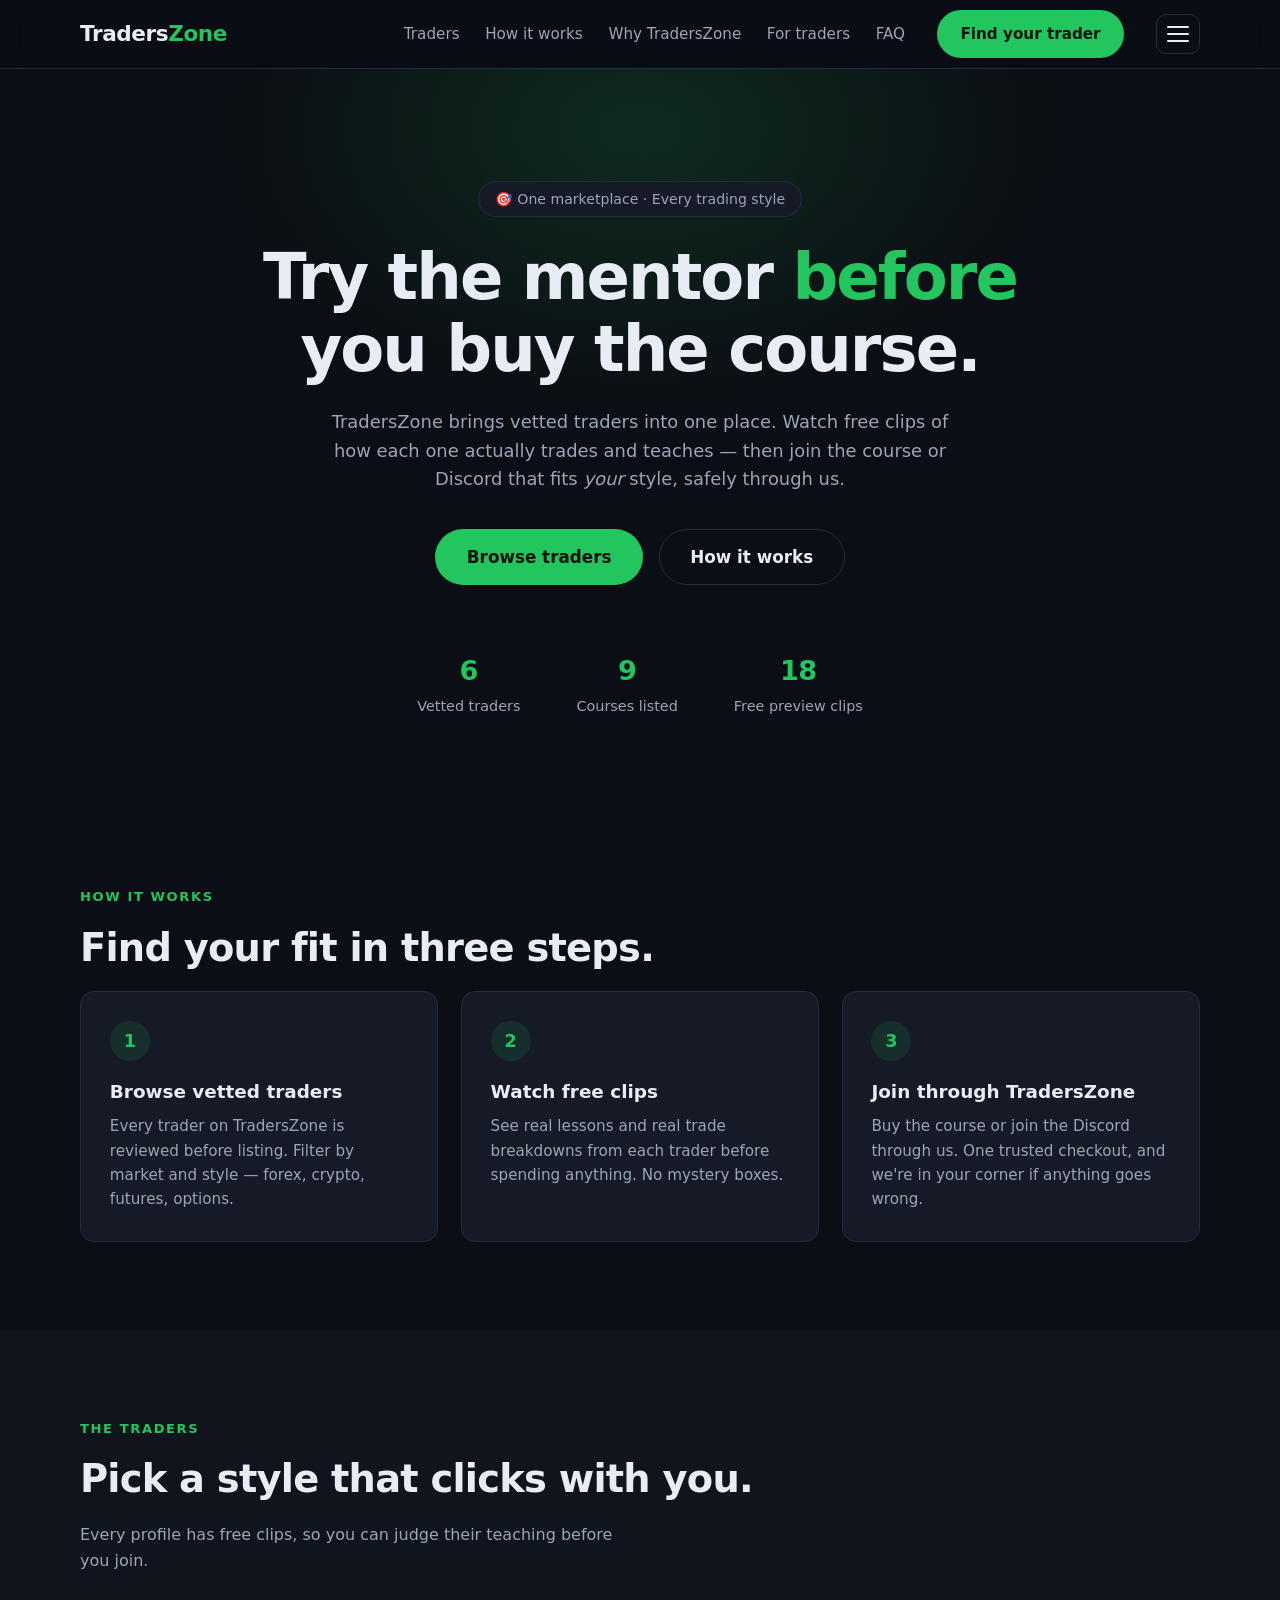
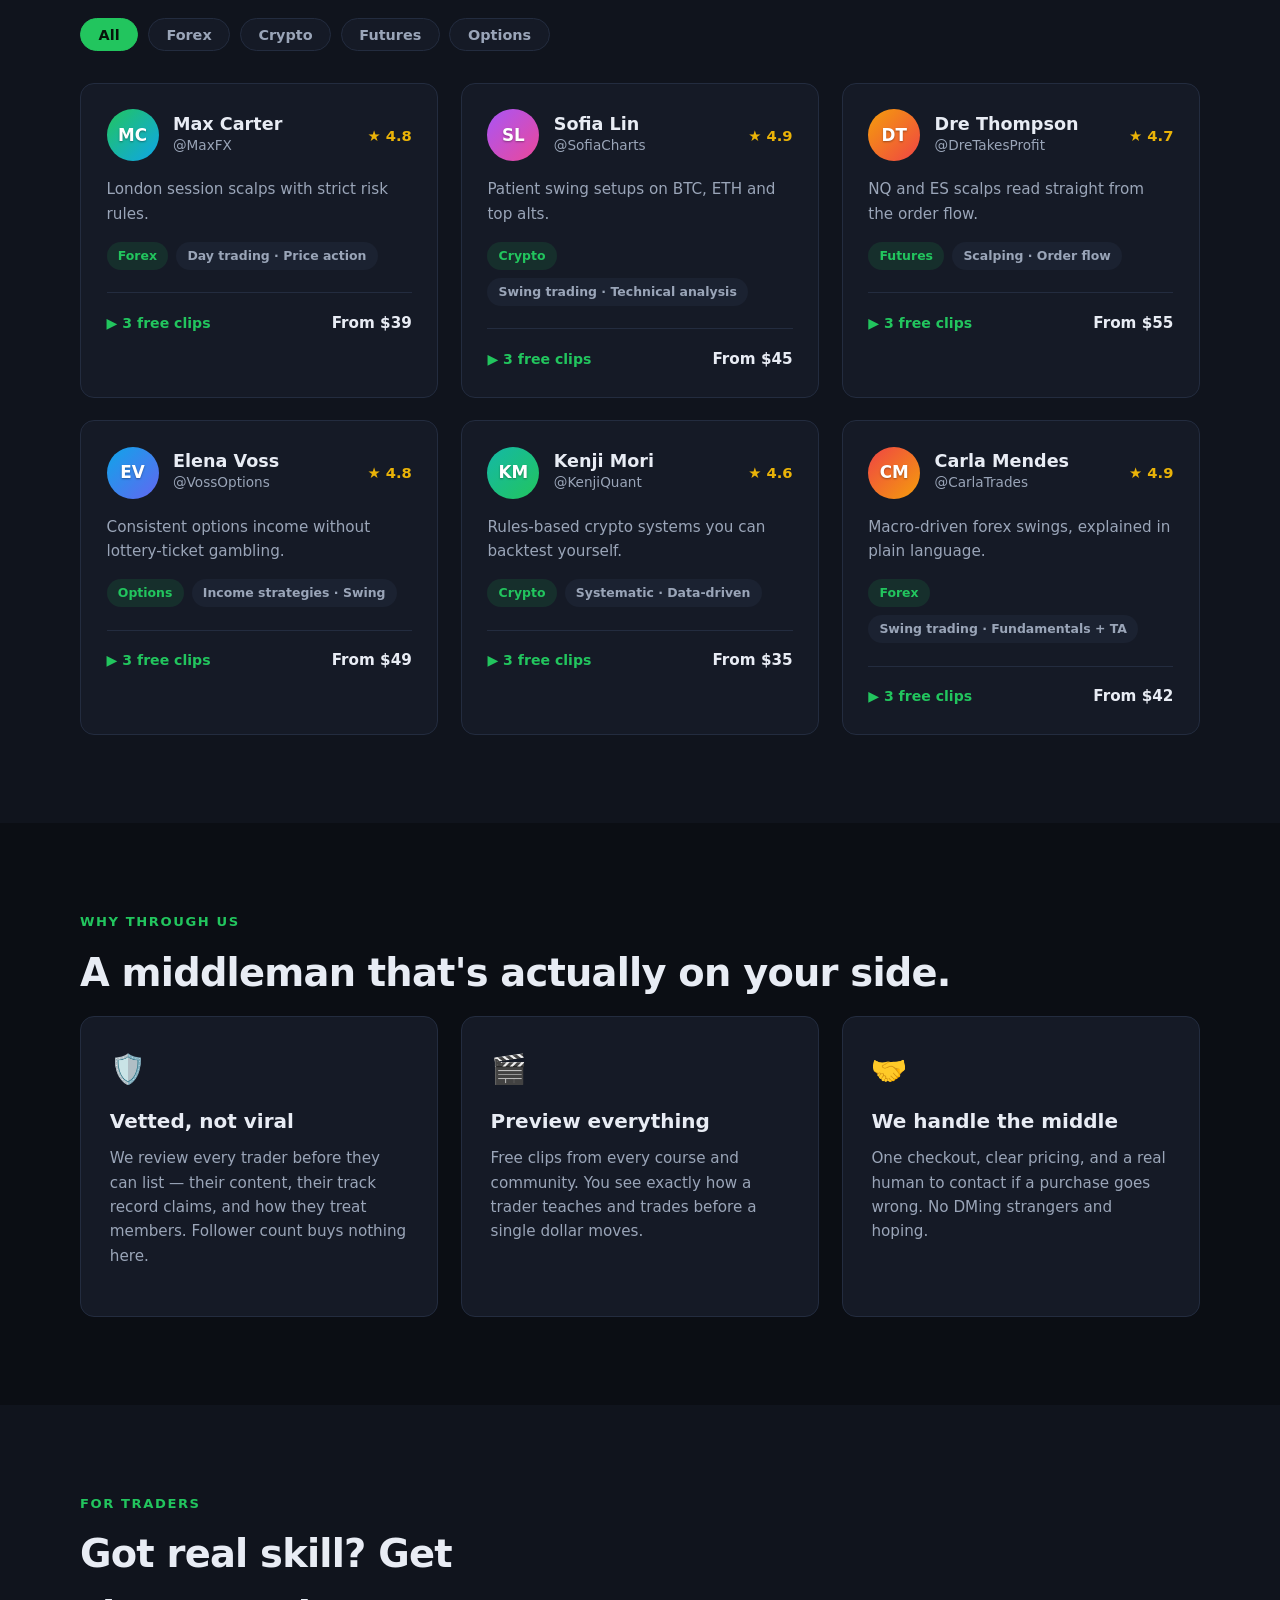
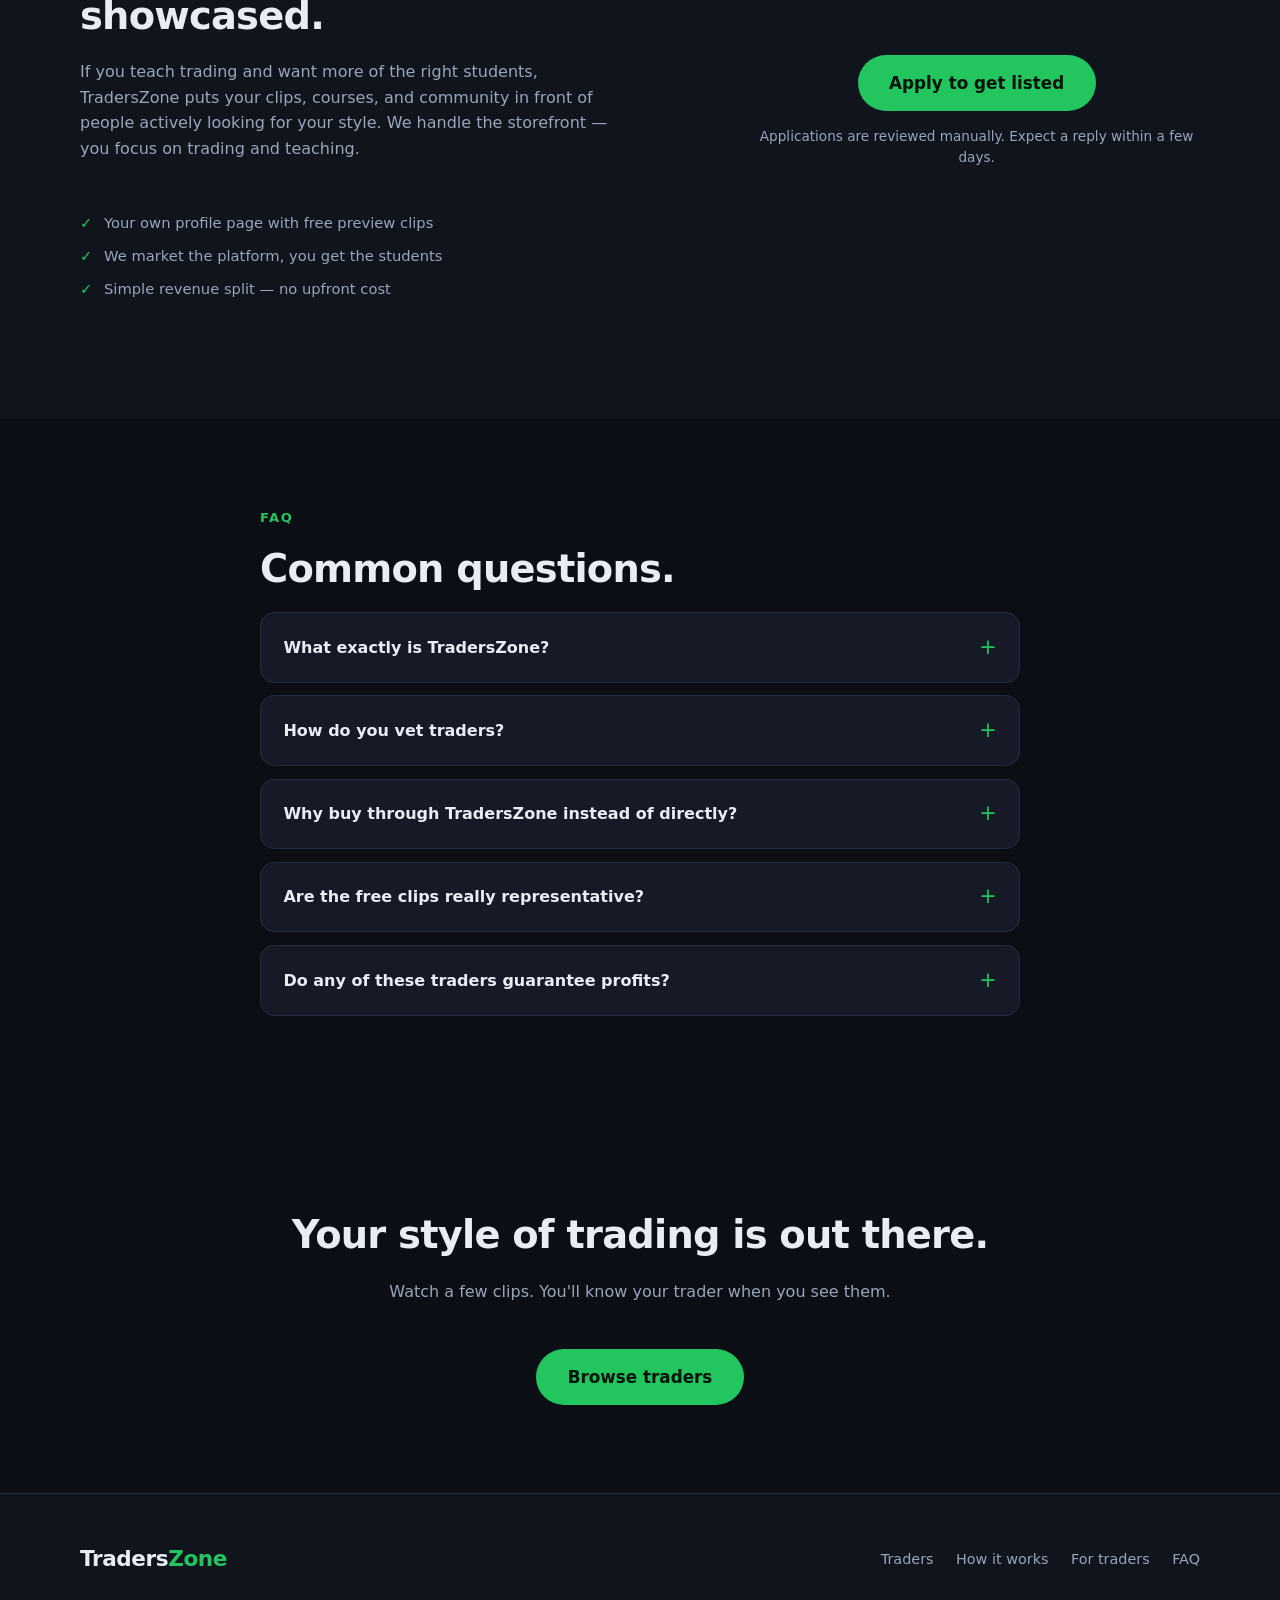
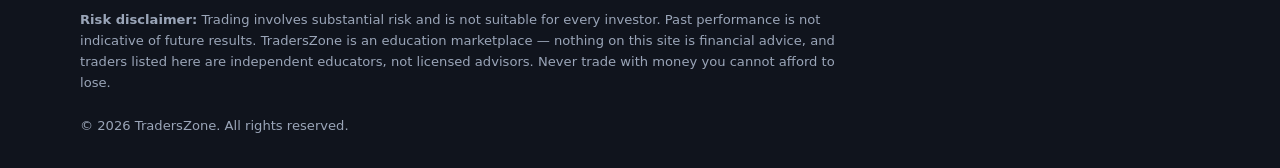
<file: asd/index.html>
<!DOCTYPE html>
<html lang="en">
<head>
  <meta charset="UTF-8" />
  <meta name="viewport" content="width=device-width, initial-scale=1.0" />
  <title>TradersZone — The Trading Education Marketplace</title>
  <meta name="description" content="Watch free clips from vetted traders, compare their styles, and join their courses and Discords — all through TradersZone." />
  <link rel="stylesheet" href="styles.css" />
</head>
<body>

  <!-- ===== Navbar ===== -->
  <header class="nav">
    <div class="container nav-inner">
      <a href="index.html" class="logo">Traders<span>Zone</span></a>
      <nav class="nav-links" id="navLinks">
        <a href="#traders">Traders</a>
        <a href="#how">How it works</a>
        <a href="#why">Why TradersZone</a>
        <a href="#apply">For traders</a>
        <a href="#faq">FAQ</a>
      </nav>
      <a href="#traders" class="btn btn-primary nav-cta">Find your trader</a>
      <div class="menu-wrap">
        <button class="menu-box" id="menuBox" aria-label="Open quick menu" aria-expanded="false">
          <span></span><span></span><span></span>
        </button>
        <div class="menu-dropdown" id="menuDropdown" hidden>
          <a href="apply.html">📝 Apply to get listed</a>
          <a href="mailto:akytrades@gmail.com?subject=TradersZone%20support">💬 Support</a>
          <a href="#faq">❓ FAQ</a>
          <a href="#traders">👥 All traders</a>
        </div>
      </div>
      <button class="nav-toggle" id="navToggle" aria-label="Open menu">
        <span></span><span></span><span></span>
      </button>
    </div>
  </header>

  <!-- ===== Hero ===== -->
  <section class="hero">
    <div class="hero-glow"></div>
    <div class="container hero-inner">
      <p class="hero-badge">🎯 One marketplace · Every trading style</p>
      <h1>Try the mentor <span class="accent">before</span><br />you buy the course.</h1>
      <p class="hero-sub">
        TradersZone brings vetted traders into one place. Watch free clips of how
        each one actually trades and teaches — then join the course or Discord
        that fits <em>your</em> style, safely through us.
      </p>
      <div class="hero-actions">
        <a href="#traders" class="btn btn-primary btn-lg">Browse traders</a>
        <a href="#how" class="btn btn-ghost btn-lg">How it works</a>
      </div>
      <div class="hero-stats">
        <div class="stat"><strong id="statTraders">—</strong><span>Vetted traders</span></div>
        <div class="stat"><strong id="statCourses">—</strong><span>Courses listed</span></div>
        <div class="stat"><strong id="statClips">—</strong><span>Free preview clips</span></div>
      </div>
    </div>
  </section>

  <!-- ===== How it works ===== -->
  <section class="section" id="how">
    <div class="container">
      <p class="section-kicker">How it works</p>
      <h2>Find your fit in three steps.</h2>
      <div class="cards-3 steps">
        <div class="step">
          <div class="step-num">1</div>
          <h3>Browse vetted traders</h3>
          <p>Every trader on TradersZone is reviewed before listing. Filter by market and style — forex, crypto, futures, options.</p>
        </div>
        <div class="step">
          <div class="step-num">2</div>
          <h3>Watch free clips</h3>
          <p>See real lessons and real trade breakdowns from each trader before spending anything. No mystery boxes.</p>
        </div>
        <div class="step">
          <div class="step-num">3</div>
          <h3>Join through TradersZone</h3>
          <p>Buy the course or join the Discord through us. One trusted checkout, and we're in your corner if anything goes wrong.</p>
        </div>
      </div>
    </div>
  </section>

  <!-- ===== Trader directory ===== -->
  <section class="section section-alt" id="traders">
    <div class="container">
      <p class="section-kicker">The traders</p>
      <h2>Pick a style that clicks with you.</h2>
      <p class="section-sub">Every profile has free clips, so you can judge their teaching before you join.</p>

      <div class="filters" id="filters">
        <button class="chip active" data-market="all">All</button>
        <button class="chip" data-market="Forex">Forex</button>
        <button class="chip" data-market="Crypto">Crypto</button>
        <button class="chip" data-market="Futures">Futures</button>
        <button class="chip" data-market="Options">Options</button>
      </div>

      <div class="trader-grid" id="traderGrid">
        <!-- Rendered by script.js from data.js -->
      </div>
    </div>
  </section>

  <!-- ===== Why TradersZone ===== -->
  <section class="section" id="why">
    <div class="container">
      <p class="section-kicker">Why through us</p>
      <h2>A middleman that's actually on your side.</h2>
      <div class="cards-3">
        <div class="card">
          <div class="why-icon">🛡️</div>
          <h3>Vetted, not viral</h3>
          <p class="card-desc">We review every trader before they can list — their content, their track record claims, and how they treat members. Follower count buys nothing here.</p>
        </div>
        <div class="card">
          <div class="why-icon">🎬</div>
          <h3>Preview everything</h3>
          <p class="card-desc">Free clips from every course and community. You see exactly how a trader teaches and trades before a single dollar moves.</p>
        </div>
        <div class="card">
          <div class="why-icon">🤝</div>
          <h3>We handle the middle</h3>
          <p class="card-desc">One checkout, clear pricing, and a real human to contact if a purchase goes wrong. No DMing strangers and hoping.</p>
        </div>
      </div>
    </div>
  </section>

  <!-- ===== For traders ===== -->
  <section class="section section-alt" id="apply">
    <div class="container apply-box">
      <div>
        <p class="section-kicker">For traders</p>
        <h2>Got real skill? Get showcased.</h2>
        <p class="section-sub">
          If you teach trading and want more of the right students, TradersZone puts
          your clips, courses, and community in front of people actively looking for
          your style. We handle the storefront — you focus on trading and teaching.
        </p>
        <ul class="card-list">
          <li>Your own profile page with free preview clips</li>
          <li>We market the platform, you get the students</li>
          <li>Simple revenue split — no upfront cost</li>
        </ul>
      </div>
      <div class="apply-cta">
        <a href="apply.html" class="btn btn-primary btn-lg">Apply to get listed</a>
        <p class="apply-note">Applications are reviewed manually. Expect a reply within a few days.</p>
      </div>
    </div>
  </section>

  <!-- ===== FAQ ===== -->
  <section class="section" id="faq">
    <div class="container container-narrow">
      <p class="section-kicker">FAQ</p>
      <h2>Common questions.</h2>

      <details class="faq-item">
        <summary>What exactly is TradersZone?</summary>
        <p>A marketplace for trading education. Independent traders list their courses and Discord communities here; you preview their content for free and join the ones you like through us.</p>
      </details>
      <details class="faq-item">
        <summary>How do you vet traders?</summary>
        <p>Before listing, we review each trader's content quality, the transparency of their claims, and feedback from their existing members. We remove traders who don't hold up.</p>
      </details>
      <details class="faq-item">
        <summary>Why buy through TradersZone instead of directly?</summary>
        <p>Same price, more protection. You get one trusted checkout, and if a course or community isn't what was advertised, you have us to escalate to instead of an anonymous DM.</p>
      </details>
      <details class="faq-item">
        <summary>Are the free clips really representative?</summary>
        <p>Yes — clips are pulled from the actual courses and communities, not made-for-marketing trailers. What you see is how they teach.</p>
      </details>
      <details class="faq-item">
        <summary>Do any of these traders guarantee profits?</summary>
        <p>No, and anyone who does gets removed. Trading involves substantial risk of loss. Everything here is education, not financial advice.</p>
      </details>
    </div>
  </section>

  <!-- ===== CTA ===== -->
  <section class="section cta">
    <div class="container">
      <h2>Your style of trading is out there.</h2>
      <p class="section-sub">Watch a few clips. You'll know your trader when you see them.</p>
      <div class="hero-actions">
        <a href="#traders" class="btn btn-primary btn-lg">Browse traders</a>
      </div>
    </div>
  </section>

  <!-- ===== Footer ===== -->
  <footer class="footer">
    <div class="container">
      <div class="footer-top">
        <a href="index.html" class="logo">Traders<span>Zone</span></a>
        <nav class="footer-links">
          <a href="#traders">Traders</a>
          <a href="#how">How it works</a>
          <a href="#apply">For traders</a>
          <a href="#faq">FAQ</a>
        </nav>
      </div>
      <p class="disclaimer">
        <strong>Risk disclaimer:</strong> Trading involves substantial risk and is not suitable for every investor.
        Past performance is not indicative of future results. TradersZone is an education marketplace —
        nothing on this site is financial advice, and traders listed here are independent educators, not
        licensed advisors. Never trade with money you cannot afford to lose.
      </p>
      <p class="copyright">© 2026 TradersZone. All rights reserved.</p>
    </div>
  </footer>

  <script src="data.js"></script>
  <script src="script.js"></script>
</body>
</html>
</file>
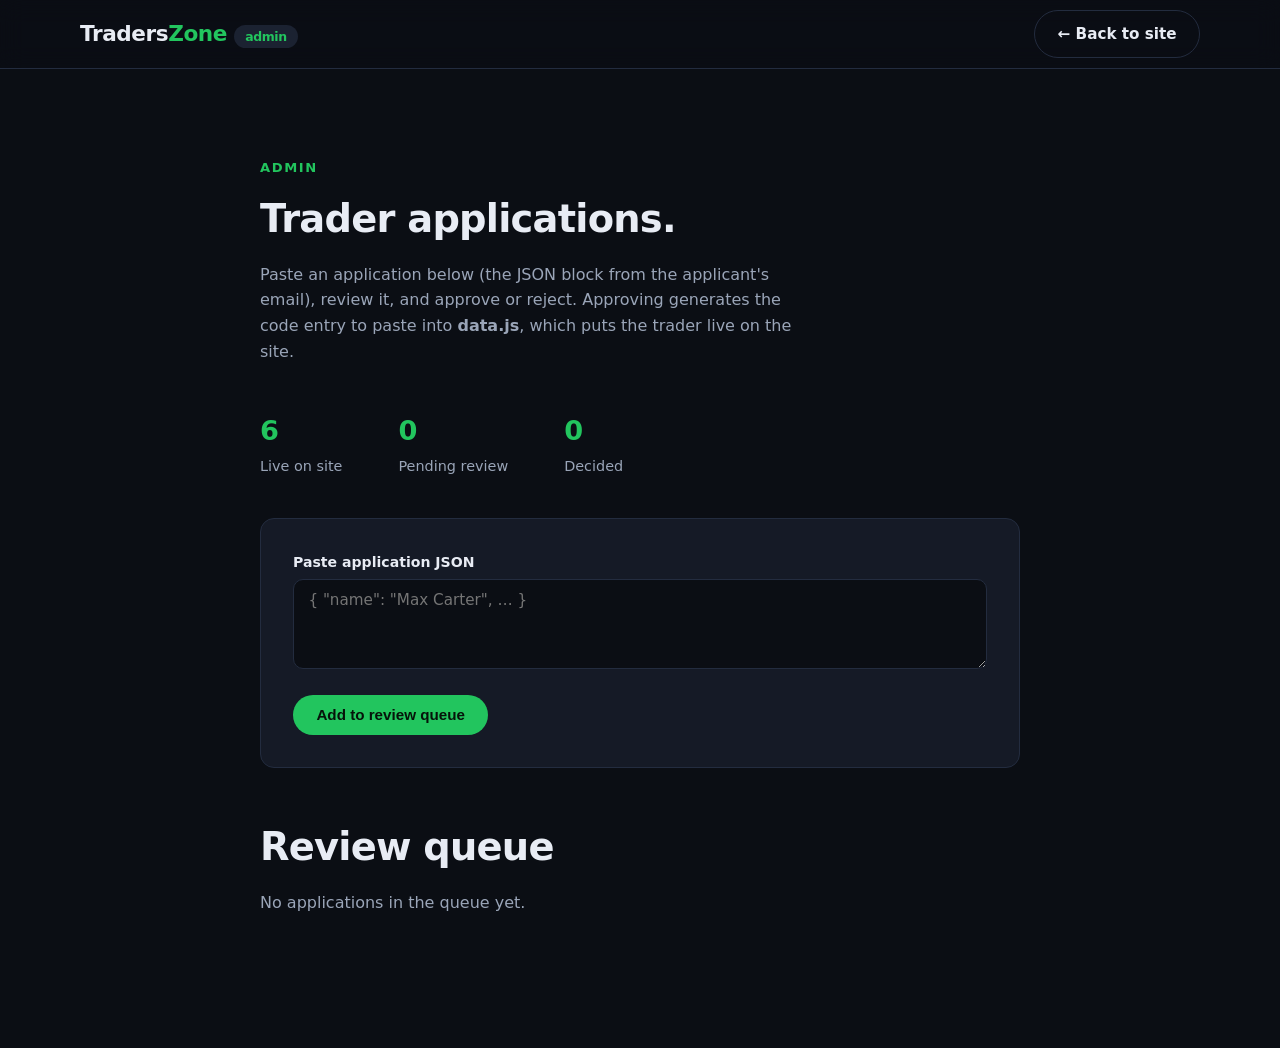
<file: asd/admin.html>
<!DOCTYPE html>
<html lang="en">
<head>
  <meta charset="UTF-8" />
  <meta name="viewport" content="width=device-width, initial-scale=1.0" />
  <title>Admin — Trader applications</title>
  <meta name="robots" content="noindex, nofollow" />
  <link rel="stylesheet" href="styles.css" />
</head>
<body>

  <header class="nav">
    <div class="container nav-inner">
      <a href="index.html" class="logo">Traders<span>Zone</span> <span class="tag tag-dim">admin</span></a>
      <a href="index.html" class="btn btn-ghost nav-cta" style="margin-left:auto">← Back to site</a>
    </div>
  </header>

  <section class="section">
    <div class="container container-narrow">
      <p class="section-kicker">Admin</p>
      <h2>Trader applications.</h2>
      <p class="section-sub">
        Paste an application below (the JSON block from the applicant's email),
        review it, and approve or reject. Approving generates the code entry to
        paste into <strong>data.js</strong>, which puts the trader live on the site.
      </p>

      <div class="hero-stats" style="justify-content:flex-start; margin:0 0 2.5rem">
        <div class="stat"><strong id="statLive">—</strong><span>Live on site</span></div>
        <div class="stat"><strong id="statPending">—</strong><span>Pending review</span></div>
        <div class="stat"><strong id="statDecided">—</strong><span>Decided</span></div>
      </div>

      <div class="form-card">
        <div class="field field-full">
          <label for="pasteBox">Paste application JSON</label>
          <textarea id="pasteBox" placeholder='{ "name": "Max Carter", … }'></textarea>
        </div>
        <div class="form-actions">
          <button class="btn btn-primary" id="addBtn">Add to review queue</button>
          <p class="form-note" id="pasteError"></p>
        </div>
      </div>

      <h2 style="margin-top:3rem">Review queue</h2>
      <p class="section-sub" id="emptyNote">No applications in the queue yet.</p>
      <div id="queue"></div>
    </div>
  </section>

  <script src="data.js"></script>
  <script>
    // Applications live in this browser's localStorage — private to this machine.
    const STORE_KEY = "tz_applications";

    const load = () => JSON.parse(localStorage.getItem(STORE_KEY) || "[]");
    const save = (apps) => localStorage.setItem(STORE_KEY, JSON.stringify(apps));
    const esc = (s) => String(s ?? "").replace(/&/g, "&amp;").replace(/</g, "&lt;").replace(/>/g, "&gt;").replace(/"/g, "&quot;");

    // ---- Generate the data.js entry for an approved trader ----
    function slugify(name) {
      return name.toLowerCase().replace(/[^a-z0-9]+/g, "-").replace(/(^-|-$)/g, "");
    }

    function parseCourseLine(line) {
      // "Name — $149 — Description" (also tolerates "-" separators)
      const parts = line.split(/\s*[—–]\s*|\s+-\s+/);
      const name = (parts[0] || "Untitled course").trim();
      const priceMatch = line.match(/\$?\s*(\d+)/);
      const price = priceMatch ? Number(priceMatch[1]) : 0;
      const desc = (parts[2] || parts.slice(1).filter(p => !/\$?\s*\d+/.test(p)).join(" ") || "").trim();
      return { name, price, desc };
    }

    function generateEntry(app) {
      const entry = {
        id: slugify(app.name),
        name: app.name,
        handle: app.handle || "@" + slugify(app.name).replace(/-/g, ""),
        market: app.market,
        style: app.style,
        years: app.years || 0,
        members: 0,
        rating: 0,
        gradient: ["#22c55e", "#0ea5e9"], // pick a unique pair per trader
        tagline: app.tagline,
        bio: app.bio || app.tagline,
        clips: (app.clips || []).map((url, i) => ({
          title: `Preview clip ${i + 1}`, // rename after watching
          length: "0:00",
          url,
        })),
        courses: (app.courses || []).map(parseCourseLine),
        discord: app.discordName
          ? { name: app.discordName, price: app.discordPrice || 0, perks: app.discordPerks || [] }
          : null,
      };
      return JSON.stringify(entry, null, 2)
        .replace(/"([a-zA-Z0-9_]+)":/g, "$1:") + ",";
    }

    // ---- Rendering ----
    function render() {
      const apps = load();
      const queue = document.getElementById("queue");
      document.getElementById("statLive").textContent = TRADERS.length;
      document.getElementById("statPending").textContent = apps.filter(a => a.status === "pending").length;
      document.getElementById("statDecided").textContent = apps.filter(a => a.status !== "pending").length;
      document.getElementById("emptyNote").style.display = apps.length ? "none" : "";

      queue.innerHTML = apps.map((a, i) => `
        <div class="app-card">
          <div class="app-card-head">
            <h3>${esc(a.data.name)}</h3>
            <span class="handle">${esc(a.data.handle || "")}</span>
            <span class="tag">${esc(a.data.market || "?")}</span>
            <span class="status-badge status-${a.status}">${a.status}</span>
          </div>
          <p class="app-meta">${esc(a.data.tagline || "")}</p>
          <p class="app-meta">${esc(a.data.style || "")} · ${a.data.years || "?"} yrs · received ${esc(a.data.submittedAt || "?")}</p>

          <div class="app-actions">
            <button class="btn btn-ghost btn-sm" data-act="toggle" data-i="${i}">Details</button>
            ${a.status === "pending" ? `
              <button class="btn btn-primary btn-sm" data-act="approve" data-i="${i}">Approve ✓</button>
              <button class="btn btn-danger btn-sm" data-act="reject" data-i="${i}">Reject ✗</button>` : ""}
            ${a.status === "approved" ? `
              <button class="btn btn-outline btn-sm" data-act="copy" data-i="${i}">Copy data.js entry</button>` : ""}
            <button class="btn btn-danger btn-sm" data-act="delete" data-i="${i}">Delete</button>
          </div>

          <div class="app-details" id="details-${i}" hidden>
            <dl>
              <dt>Email</dt><dd><a href="mailto:${esc(a.data.email)}">${esc(a.data.email || "—")}</a></dd>
              <dt>Bio</dt><dd>${esc(a.data.bio || "—")}</dd>
              <dt>Sample clips</dt><dd>${(a.data.clips || []).map(u => `<a href="${esc(u)}" target="_blank" rel="noopener">${esc(u)}</a>`).join("<br>") || "—"}</dd>
              <dt>Courses</dt><dd>${esc((a.data.courses || []).join("\n") || "—")}</dd>
              <dt>Discord</dt><dd>${esc(a.data.discordName ? `${a.data.discordName} — $${a.data.discordPrice}/mo\n${(a.data.discordPerks || []).join("\n")}` : "—")}</dd>
              <dt>Notes</dt><dd>${esc(a.data.notes || "—")}</dd>
            </dl>
            ${a.status === "approved" ? `
              <dt style="color:var(--text-dim);font-size:0.8rem;text-transform:uppercase;letter-spacing:0.06em;margin-top:0.9rem">Generated data.js entry</dt>
              <pre style="background:var(--surface-2);border-radius:10px;padding:1rem;overflow-x:auto;font-size:0.8rem;margin-top:0.4rem">${esc(generateEntry(a.data))}</pre>` : ""}
          </div>
        </div>`).join("");
    }

    // ---- Actions ----
    document.getElementById("addBtn").addEventListener("click", () => {
      const box = document.getElementById("pasteBox");
      const err = document.getElementById("pasteError");
      // Accept either raw JSON or a full email containing the JSON block
      let text = box.value.trim();
      const m = text.match(/\{[\s\S]*\}/);
      if (m) text = m[0];
      try {
        const data = JSON.parse(text);
        if (!data.name) throw new Error("missing name");
        const apps = load();
        apps.unshift({ status: "pending", data });
        save(apps);
        box.value = "";
        err.textContent = "";
        render();
      } catch {
        err.textContent = "Couldn't parse that — paste the JSON block from the application email.";
      }
    });

    document.getElementById("queue").addEventListener("click", (e) => {
      const btn = e.target.closest("button[data-act]");
      if (!btn) return;
      const i = Number(btn.dataset.i);
      const apps = load();

      switch (btn.dataset.act) {
        case "toggle": {
          const d = document.getElementById(`details-${i}`);
          d.hidden = !d.hidden;
          return;
        }
        case "approve": apps[i].status = "approved"; break;
        case "reject": apps[i].status = "rejected"; break;
        case "delete":
          if (!confirm(`Delete application from ${apps[i].data.name}?`)) return;
          apps.splice(i, 1);
          break;
        case "copy":
          navigator.clipboard.writeText(generateEntry(apps[i].data));
          btn.textContent = "Copied ✓";
          return;
      }
      save(apps);
      render();
    });

    render();
  </script>
</body>
</html>
</file>
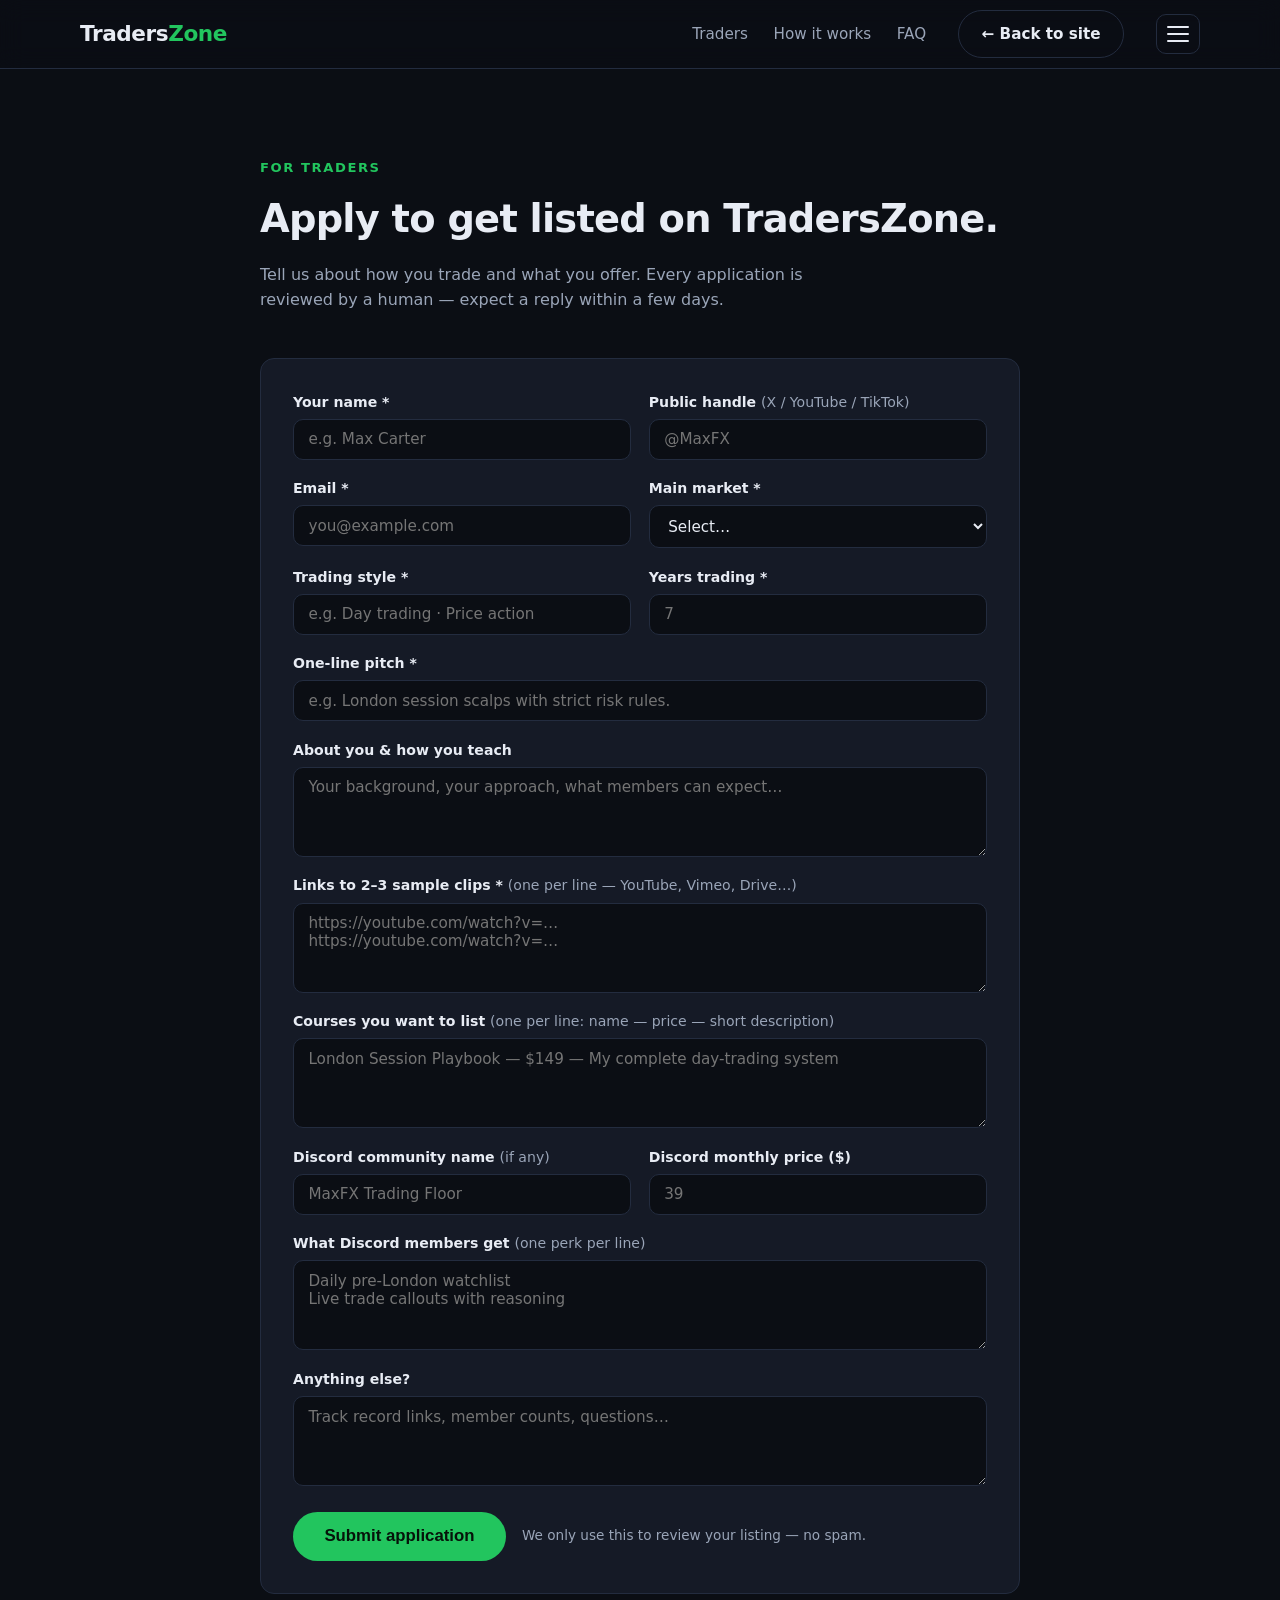
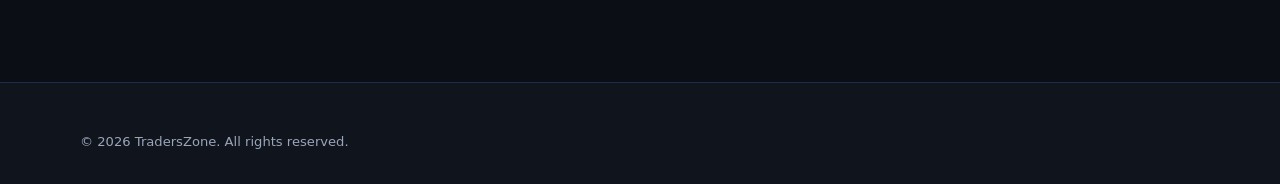
<file: asd/apply.html>
<!DOCTYPE html>
<html lang="en">
<head>
  <meta charset="UTF-8" />
  <meta name="viewport" content="width=device-width, initial-scale=1.0" />
  <title>Apply to get listed — TradersZone</title>
  <link rel="stylesheet" href="styles.css" />
</head>
<body>

  <header class="nav">
    <div class="container nav-inner">
      <a href="index.html" class="logo">Traders<span>Zone</span></a>
      <nav class="nav-links" id="navLinks">
        <a href="index.html#traders">Traders</a>
        <a href="index.html#how">How it works</a>
        <a href="index.html#faq">FAQ</a>
      </nav>
      <a href="index.html" class="btn btn-ghost nav-cta">← Back to site</a>
      <div class="menu-wrap">
        <button class="menu-box" id="menuBox" aria-label="Open quick menu" aria-expanded="false">
          <span></span><span></span><span></span>
        </button>
        <div class="menu-dropdown" id="menuDropdown" hidden>
          <a href="apply.html">📝 Apply to get listed</a>
          <a href="mailto:akytrades@gmail.com?subject=TradersZone%20support">💬 Support</a>
          <a href="index.html#faq">❓ FAQ</a>
          <a href="index.html#traders">👥 All traders</a>
        </div>
      </div>
      <button class="nav-toggle" id="navToggle" aria-label="Open menu">
        <span></span><span></span><span></span>
      </button>
    </div>
  </header>

  <section class="section">
    <div class="container container-narrow">
      <p class="section-kicker">For traders</p>
      <h2>Apply to get listed on TradersZone.</h2>
      <p class="section-sub">
        Tell us about how you trade and what you offer. Every application is
        reviewed by a human — expect a reply within a few days.
      </p>

      <form class="form-card" id="applyForm">
        <div class="form-grid">
          <div class="field">
            <label for="fName">Your name *</label>
            <input id="fName" required placeholder="e.g. Max Carter" />
          </div>
          <div class="field">
            <label for="fHandle">Public handle <span class="hint">(X / YouTube / TikTok)</span></label>
            <input id="fHandle" placeholder="@MaxFX" />
          </div>
          <div class="field">
            <label for="fEmail">Email *</label>
            <input id="fEmail" type="email" required placeholder="you@example.com" />
          </div>
          <div class="field">
            <label for="fMarket">Main market *</label>
            <select id="fMarket" required>
              <option value="">Select…</option>
              <option>Forex</option>
              <option>Crypto</option>
              <option>Futures</option>
              <option>Options</option>
              <option>Stocks</option>
            </select>
          </div>
          <div class="field">
            <label for="fStyle">Trading style *</label>
            <input id="fStyle" required placeholder="e.g. Day trading · Price action" />
          </div>
          <div class="field">
            <label for="fYears">Years trading *</label>
            <input id="fYears" type="number" min="0" max="60" required placeholder="7" />
          </div>
          <div class="field field-full">
            <label for="fTagline">One-line pitch *</label>
            <input id="fTagline" required maxlength="90" placeholder="e.g. London session scalps with strict risk rules." />
          </div>
          <div class="field field-full">
            <label for="fBio">About you &amp; how you teach</label>
            <textarea id="fBio" placeholder="Your background, your approach, what members can expect…"></textarea>
          </div>
          <div class="field field-full">
            <label for="fClips">Links to 2–3 sample clips * <span class="hint">(one per line — YouTube, Vimeo, Drive…)</span></label>
            <textarea id="fClips" required placeholder="https://youtube.com/watch?v=…&#10;https://youtube.com/watch?v=…"></textarea>
          </div>
          <div class="field field-full">
            <label for="fCourses">Courses you want to list <span class="hint">(one per line: name — price — short description)</span></label>
            <textarea id="fCourses" placeholder="London Session Playbook — $149 — My complete day-trading system"></textarea>
          </div>
          <div class="field">
            <label for="fDiscordName">Discord community name <span class="hint">(if any)</span></label>
            <input id="fDiscordName" placeholder="MaxFX Trading Floor" />
          </div>
          <div class="field">
            <label for="fDiscordPrice">Discord monthly price ($)</label>
            <input id="fDiscordPrice" type="number" min="0" placeholder="39" />
          </div>
          <div class="field field-full">
            <label for="fDiscordPerks">What Discord members get <span class="hint">(one perk per line)</span></label>
            <textarea id="fDiscordPerks" placeholder="Daily pre-London watchlist&#10;Live trade callouts with reasoning"></textarea>
          </div>
          <div class="field field-full">
            <label for="fNotes">Anything else?</label>
            <textarea id="fNotes" placeholder="Track record links, member counts, questions…"></textarea>
          </div>
        </div>

        <div class="form-actions">
          <button type="submit" class="btn btn-primary btn-lg">Submit application</button>
          <p class="form-note">We only use this to review your listing — no spam.</p>
        </div>
      </form>

      <div class="output-panel" id="outputPanel" hidden>
        <h3>✅ Application ready — one last step</h3>
        <p class="form-note" id="outputNote">
          Click the button below to send it to us by email. Your application text is
          also shown here in case you prefer to copy it and send it another way.
        </p>
        <pre id="outputJson"></pre>
        <div class="form-actions">
          <a href="#" class="btn btn-primary" id="mailtoBtn">Open email &amp; send</a>
          <button type="button" class="btn btn-ghost" id="copyBtn">Copy application text</button>
        </div>
      </div>
    </div>
  </section>

  <footer class="footer">
    <div class="container">
      <p class="copyright">© 2026 TradersZone. All rights reserved.</p>
    </div>
  </footer>

  <script>
    // ============================================================
    // Submission target. Two modes:
    //  - FORM_ENDPOINT = ""       → applicant sends via their email app (mailto)
    //  - FORM_ENDPOINT = "https://formspree.io/f/XXXX" → posts directly to your
    //    inbox via Formspree (free account, paste your form ID here)
    // ============================================================
    const FORM_ENDPOINT = "";
    const APPLICATIONS_EMAIL = "akytrades@gmail.com";

    const form = document.getElementById("applyForm");

    form.addEventListener("submit", async (e) => {
      e.preventDefault();

      const app = {
        submittedAt: new Date().toISOString().slice(0, 10),
        name: document.getElementById("fName").value.trim(),
        handle: document.getElementById("fHandle").value.trim(),
        email: document.getElementById("fEmail").value.trim(),
        market: document.getElementById("fMarket").value,
        style: document.getElementById("fStyle").value.trim(),
        years: Number(document.getElementById("fYears").value),
        tagline: document.getElementById("fTagline").value.trim(),
        bio: document.getElementById("fBio").value.trim(),
        clips: document.getElementById("fClips").value.trim().split("\n").map(s => s.trim()).filter(Boolean),
        courses: document.getElementById("fCourses").value.trim().split("\n").map(s => s.trim()).filter(Boolean),
        discordName: document.getElementById("fDiscordName").value.trim(),
        discordPrice: Number(document.getElementById("fDiscordPrice").value) || 0,
        discordPerks: document.getElementById("fDiscordPerks").value.trim().split("\n").map(s => s.trim()).filter(Boolean),
        notes: document.getElementById("fNotes").value.trim(),
      };

      const json = JSON.stringify(app, null, 2);

      if (FORM_ENDPOINT) {
        const res = await fetch(FORM_ENDPOINT, {
          method: "POST",
          headers: { "Content-Type": "application/json", Accept: "application/json" },
          body: json,
        });
        document.getElementById("outputPanel").hidden = false;
        document.getElementById("outputJson").textContent = json;
        document.getElementById("mailtoBtn").style.display = "none";
        document.getElementById("outputNote").textContent = res.ok
          ? "Sent! We'll get back to you within a few days."
          : "Sending failed — please copy the text below and email it to " + APPLICATIONS_EMAIL;
        return;
      }

      // mailto fallback — opens the applicant's email app pre-filled
      const subject = encodeURIComponent(`TradersZone application — ${app.name}`);
      const body = encodeURIComponent(
        `Trader application for TradersZone.\n` +
        `Please keep the JSON below intact — it is read by the review tool.\n\n` +
        `=== APPLICATION JSON ===\n${json}\n=== END ===\n`
      );
      document.getElementById("mailtoBtn").href =
        `mailto:${APPLICATIONS_EMAIL}?subject=${subject}&body=${body}`;
      document.getElementById("outputJson").textContent = json;
      document.getElementById("outputPanel").hidden = false;
      document.getElementById("outputPanel").scrollIntoView({ behavior: "smooth" });
    });

    document.getElementById("copyBtn").addEventListener("click", () => {
      navigator.clipboard.writeText(document.getElementById("outputJson").textContent);
      document.getElementById("copyBtn").textContent = "Copied ✓";
    });

    // Mobile nav
    const navToggle = document.getElementById("navToggle");
    const navLinks = document.getElementById("navLinks");
    navToggle.addEventListener("click", () => navLinks.classList.toggle("open"));

    // Quick menu (3-line box) dropdown
    const menuBox = document.getElementById("menuBox");
    const menuDropdown = document.getElementById("menuDropdown");
    menuBox.addEventListener("click", (e) => {
      e.stopPropagation();
      menuDropdown.hidden = !menuDropdown.hidden;
      menuBox.setAttribute("aria-expanded", String(!menuDropdown.hidden));
    });
    document.addEventListener("click", (e) => {
      if (!menuDropdown.hidden && !menuDropdown.contains(e.target)) {
        menuDropdown.hidden = true;
        menuBox.setAttribute("aria-expanded", "false");
      }
    });
  </script>
</body>
</html>
</file>
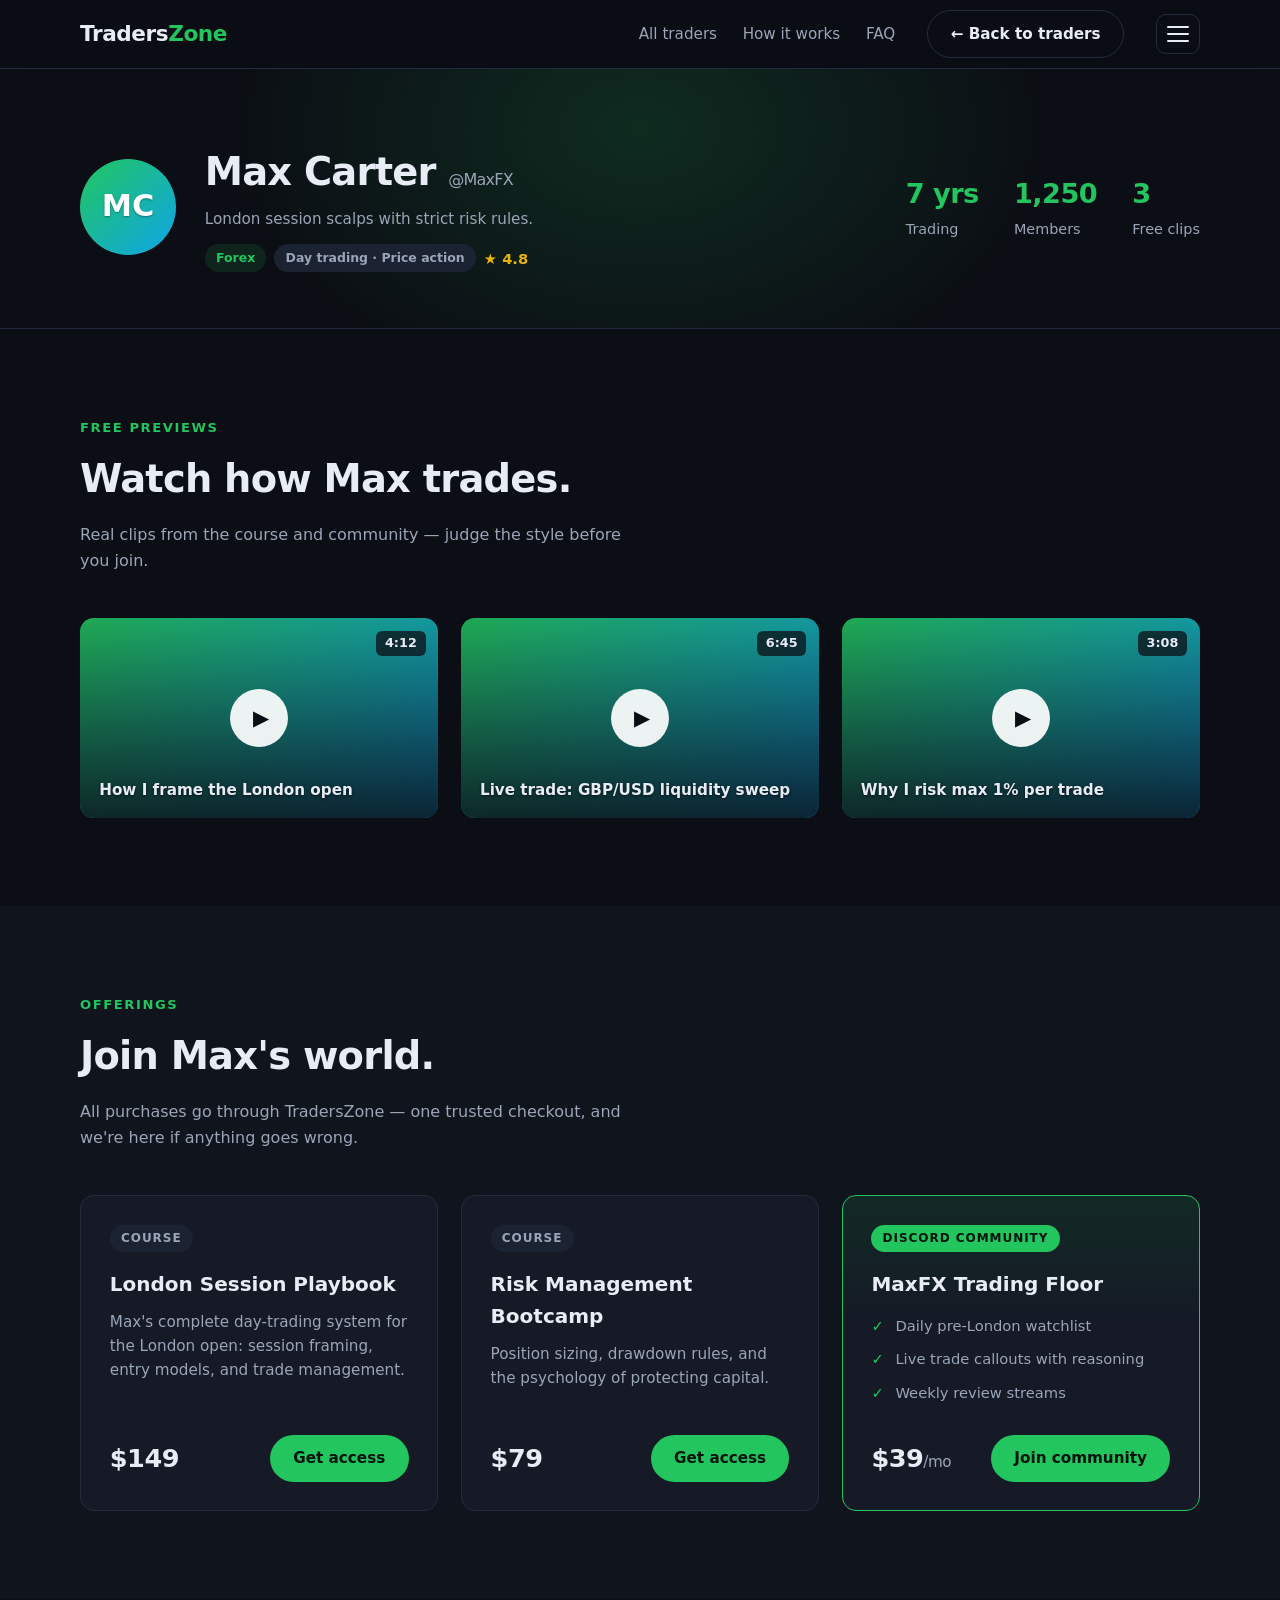
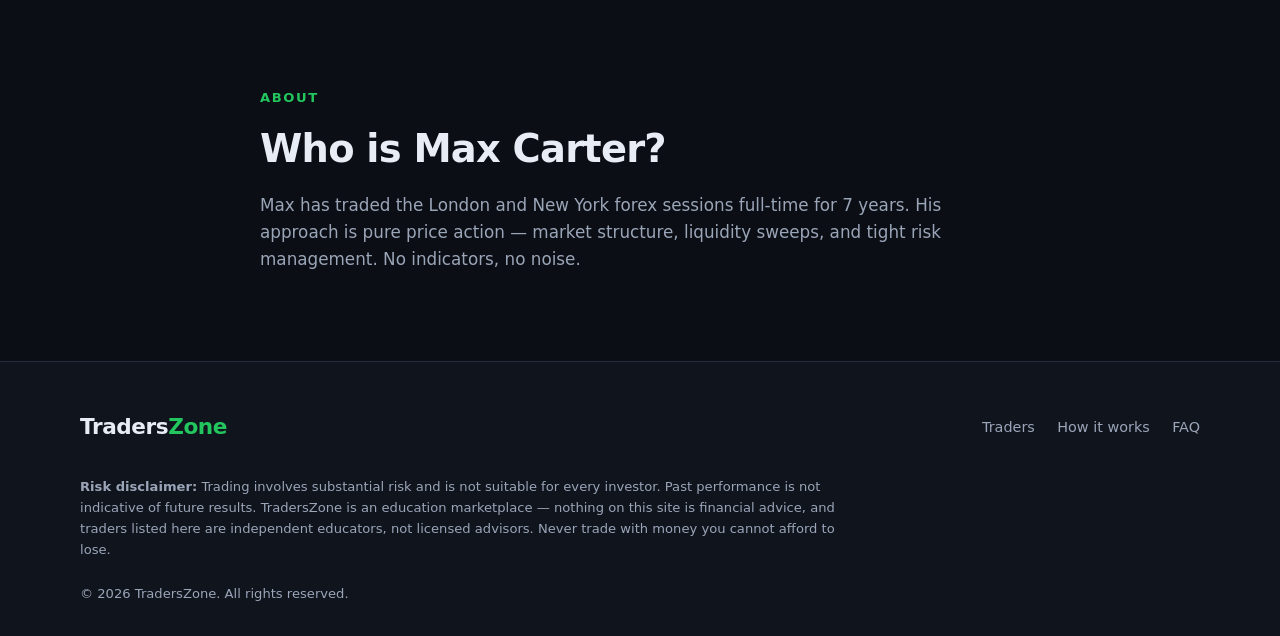
<file: asd/trader.html>
<!DOCTYPE html>
<html lang="en">
<head>
  <meta charset="UTF-8" />
  <meta name="viewport" content="width=device-width, initial-scale=1.0" />
  <title>Trader — TradersZone</title>
  <link rel="stylesheet" href="styles.css" />
</head>
<body>

  <!-- ===== Navbar ===== -->
  <header class="nav">
    <div class="container nav-inner">
      <a href="index.html" class="logo">Traders<span>Zone</span></a>
      <nav class="nav-links" id="navLinks">
        <a href="index.html#traders">All traders</a>
        <a href="index.html#how">How it works</a>
        <a href="index.html#faq">FAQ</a>
      </nav>
      <a href="index.html#traders" class="btn btn-ghost nav-cta">← Back to traders</a>
      <div class="menu-wrap">
        <button class="menu-box" id="menuBox" aria-label="Open quick menu" aria-expanded="false">
          <span></span><span></span><span></span>
        </button>
        <div class="menu-dropdown" id="menuDropdown" hidden>
          <a href="apply.html">📝 Apply to get listed</a>
          <a href="mailto:akytrades@gmail.com?subject=TradersZone%20support">💬 Support</a>
          <a href="index.html#faq">❓ FAQ</a>
          <a href="index.html#traders">👥 All traders</a>
        </div>
      </div>
      <button class="nav-toggle" id="navToggle" aria-label="Open menu">
        <span></span><span></span><span></span>
      </button>
    </div>
  </header>

  <main id="traderPage">
    <!-- Rendered by script.js from data.js based on ?id= -->
  </main>

  <!-- ===== Footer ===== -->
  <footer class="footer">
    <div class="container">
      <div class="footer-top">
        <a href="index.html" class="logo">Traders<span>Zone</span></a>
        <nav class="footer-links">
          <a href="index.html#traders">Traders</a>
          <a href="index.html#how">How it works</a>
          <a href="index.html#faq">FAQ</a>
        </nav>
      </div>
      <p class="disclaimer">
        <strong>Risk disclaimer:</strong> Trading involves substantial risk and is not suitable for every investor.
        Past performance is not indicative of future results. TradersZone is an education marketplace —
        nothing on this site is financial advice, and traders listed here are independent educators, not
        licensed advisors. Never trade with money you cannot afford to lose.
      </p>
      <p class="copyright">© 2026 TradersZone. All rights reserved.</p>
    </div>
  </footer>

  <script src="data.js"></script>
  <script src="script.js"></script>
</body>
</html>
</file>
<file: asd/styles.css>
/* ===== TradersZone — dark trading theme ===== */

:root {
  --bg: #0b0e14;
  --bg-alt: #10141d;
  --surface: #151a26;
  --surface-2: #1b2231;
  --border: #232c3f;
  --text: #e8ecf4;
  --text-dim: #9aa5b8;
  --accent: #22c55e;
  --accent-hover: #16a34a;
  --accent-soft: rgba(34, 197, 94, 0.12);
  --gold: #eab308;
  --radius: 14px;
  --font: "Segoe UI", system-ui, -apple-system, sans-serif;
}

* { margin: 0; padding: 0; box-sizing: border-box; }

body {
  background: var(--bg);
  color: var(--text);
  font-family: var(--font);
  line-height: 1.6;
  -webkit-font-smoothing: antialiased;
}

img { max-width: 100%; }

.container {
  width: min(1120px, 92%);
  margin: 0 auto;
}

.container-narrow { width: min(760px, 92%); }

/* ===== Buttons ===== */
.btn {
  display: inline-block;
  padding: 0.65rem 1.4rem;
  border-radius: 999px;
  font-weight: 600;
  font-size: 0.95rem;
  text-decoration: none;
  transition: all 0.18s ease;
  border: 1px solid transparent;
  cursor: pointer;
}

.btn-lg { padding: 0.85rem 1.9rem; font-size: 1.05rem; }

.btn-primary {
  background: var(--accent);
  color: #06130a;
}
.btn-primary:hover { background: var(--accent-hover); transform: translateY(-1px); }

.btn-ghost {
  color: var(--text);
  border-color: var(--border);
  background: transparent;
}
.btn-ghost:hover { border-color: var(--accent); color: var(--accent); }

.btn-outline {
  color: var(--accent);
  border-color: var(--accent);
  background: transparent;
}
.btn-outline:hover { background: var(--accent-soft); }

/* ===== Navbar ===== */
.nav {
  position: sticky;
  top: 0;
  z-index: 50;
  background: rgba(11, 14, 20, 0.85);
  backdrop-filter: blur(12px);
  border-bottom: 1px solid var(--border);
}

.nav-inner {
  display: flex;
  align-items: center;
  gap: 2rem;
  height: 68px;
}

.logo {
  font-size: 1.35rem;
  font-weight: 800;
  color: var(--text);
  text-decoration: none;
  letter-spacing: -0.02em;
}
.logo span { color: var(--accent); }

.nav-links {
  display: flex;
  gap: 1.6rem;
  margin-left: auto;
}
.nav-links a {
  color: var(--text-dim);
  text-decoration: none;
  font-size: 0.95rem;
  font-weight: 500;
  transition: color 0.15s;
}
.nav-links a:hover { color: var(--text); }

.menu-wrap { position: relative; }

.menu-box {
  display: flex;
  flex-direction: column;
  justify-content: center;
  gap: 5px;
  padding: 11px 10px;
  border: 1px solid var(--border);
  border-radius: 10px;
  background: transparent;
  cursor: pointer;
  transition: border-color 0.15s;
}
.menu-box span {
  width: 22px;
  height: 2px;
  background: var(--text);
  border-radius: 2px;
  transition: background 0.15s;
}
.menu-box:hover { border-color: var(--accent); }
.menu-box:hover span { background: var(--accent); }

.menu-dropdown {
  position: absolute;
  top: calc(100% + 10px);
  right: 0;
  min-width: 220px;
  background: var(--surface);
  border: 1px solid var(--border);
  border-radius: 12px;
  padding: 0.45rem;
  display: flex;
  flex-direction: column;
  z-index: 60;
  box-shadow: 0 12px 32px rgba(0, 0, 0, 0.45);
}
.menu-dropdown a {
  color: var(--text);
  text-decoration: none;
  font-size: 0.95rem;
  font-weight: 500;
  padding: 0.6rem 0.9rem;
  border-radius: 8px;
  transition: background 0.12s;
}
.menu-dropdown a:hover { background: var(--surface-2); }
.menu-dropdown[hidden] { display: none; }

.nav-toggle {
  display: none;
  flex-direction: column;
  gap: 5px;
  background: none;
  border: none;
  margin-left: auto;
}
.nav-toggle span {
  width: 24px;
  height: 2px;
  background: var(--text);
  border-radius: 2px;
}

/* ===== Hero ===== */
.hero {
  position: relative;
  padding: 7rem 0 5rem;
  overflow: hidden;
  text-align: center;
}

.hero-glow {
  position: absolute;
  top: -240px;
  left: 50%;
  transform: translateX(-50%);
  width: 900px;
  height: 600px;
  background: radial-gradient(ellipse at center, rgba(34, 197, 94, 0.16), transparent 65%);
  pointer-events: none;
}

.hero-inner { position: relative; }

.hero-badge {
  display: inline-block;
  padding: 0.35rem 1rem;
  border: 1px solid var(--border);
  border-radius: 999px;
  color: var(--text-dim);
  font-size: 0.88rem;
  margin-bottom: 1.6rem;
  background: var(--surface);
}

.hero h1 {
  font-size: clamp(2.4rem, 6vw, 4rem);
  line-height: 1.12;
  letter-spacing: -0.03em;
  font-weight: 800;
}

.accent { color: var(--accent); }

.hero-sub {
  max-width: 620px;
  margin: 1.4rem auto 2.2rem;
  color: var(--text-dim);
  font-size: 1.12rem;
}

.hero-actions {
  display: flex;
  gap: 1rem;
  justify-content: center;
  flex-wrap: wrap;
}

.hero-stats {
  display: flex;
  justify-content: center;
  gap: 3.5rem;
  margin-top: 4rem;
  flex-wrap: wrap;
}

.stat strong {
  display: block;
  font-size: 1.7rem;
  color: var(--accent);
  letter-spacing: -0.02em;
}
.stat span { color: var(--text-dim); font-size: 0.9rem; }

/* ===== Sections ===== */
.section { padding: 5.5rem 0; }
.section-alt { background: var(--bg-alt); }

.section-kicker {
  color: var(--accent);
  text-transform: uppercase;
  letter-spacing: 0.12em;
  font-size: 0.82rem;
  font-weight: 700;
  margin-bottom: 0.6rem;
}

.section h2 {
  font-size: clamp(1.7rem, 4vw, 2.4rem);
  letter-spacing: -0.02em;
  margin-bottom: 0.8rem;
}

.section-sub {
  color: var(--text-dim);
  max-width: 560px;
  margin-bottom: 2.8rem;
}

.cta { text-align: center; }
.cta .section-sub { margin-inline: auto; }

/* ===== Cards ===== */
.cards-3, .cards-2 {
  display: grid;
  gap: 1.4rem;
}
.cards-3 { grid-template-columns: repeat(3, 1fr); }
.cards-2 { grid-template-columns: repeat(2, 1fr); max-width: 860px; }

.card {
  background: var(--surface);
  border: 1px solid var(--border);
  border-radius: var(--radius);
  padding: 1.8rem;
  display: flex;
  flex-direction: column;
  transition: transform 0.18s ease, border-color 0.18s ease;
}
.card:hover { transform: translateY(-3px); border-color: #2f3b55; }

.card-featured {
  border-color: var(--accent);
  background: linear-gradient(180deg, var(--accent-soft), var(--surface) 40%);
}

.card-tag {
  align-self: flex-start;
  font-size: 0.75rem;
  font-weight: 700;
  text-transform: uppercase;
  letter-spacing: 0.08em;
  padding: 0.25rem 0.7rem;
  border-radius: 999px;
  background: var(--surface-2);
  color: var(--text-dim);
  margin-bottom: 1rem;
}
.tag-accent { background: var(--accent); color: #06130a; }

.card h3 { font-size: 1.25rem; margin-bottom: 0.6rem; }

.card-desc { color: var(--text-dim); font-size: 0.95rem; margin-bottom: 1.2rem; }

.card-list {
  list-style: none;
  margin-bottom: 1.6rem;
  flex-grow: 1;
}
.card-list li {
  color: var(--text-dim);
  font-size: 0.92rem;
  padding: 0.3rem 0 0.3rem 1.5rem;
  position: relative;
}
.card-list li::before {
  content: "✓";
  color: var(--accent);
  position: absolute;
  left: 0;
  font-weight: 700;
}

.card-footer {
  display: flex;
  align-items: center;
  justify-content: space-between;
  gap: 1rem;
  margin-top: auto;
}

.price {
  font-size: 1.6rem;
  font-weight: 800;
  letter-spacing: -0.02em;
}
.price-period { font-size: 0.95rem; font-weight: 500; color: var(--text-dim); }

/* ===== How it works steps ===== */
.step {
  background: var(--surface);
  border: 1px solid var(--border);
  border-radius: var(--radius);
  padding: 1.8rem;
}
.step-num {
  width: 40px;
  height: 40px;
  border-radius: 50%;
  background: var(--accent-soft);
  color: var(--accent);
  font-weight: 800;
  font-size: 1.1rem;
  display: flex;
  align-items: center;
  justify-content: center;
  margin-bottom: 1rem;
}
.step h3 { margin-bottom: 0.5rem; font-size: 1.15rem; }
.step p { color: var(--text-dim); font-size: 0.95rem; }

/* ===== Filters ===== */
.filters {
  display: flex;
  gap: 0.6rem;
  flex-wrap: wrap;
  margin-bottom: 2rem;
}
.chip {
  padding: 0.45rem 1.1rem;
  border-radius: 999px;
  border: 1px solid var(--border);
  background: var(--surface);
  color: var(--text-dim);
  font-family: var(--font);
  font-size: 0.9rem;
  font-weight: 600;
  cursor: pointer;
  transition: all 0.15s;
}
.chip:hover { color: var(--text); border-color: #2f3b55; }
.chip.active {
  background: var(--accent);
  border-color: var(--accent);
  color: #06130a;
}

/* ===== Trader cards ===== */
.trader-grid {
  display: grid;
  grid-template-columns: repeat(3, 1fr);
  gap: 1.4rem;
}

.trader-card {
  display: flex;
  flex-direction: column;
  background: var(--surface);
  border: 1px solid var(--border);
  border-radius: var(--radius);
  padding: 1.6rem;
  text-decoration: none;
  color: var(--text);
  transition: transform 0.18s ease, border-color 0.18s ease;
}
.trader-card:hover { transform: translateY(-3px); border-color: var(--accent); }

.trader-card-top {
  display: flex;
  align-items: center;
  gap: 0.9rem;
  margin-bottom: 1rem;
}
.trader-card-top h3 { font-size: 1.1rem; line-height: 1.2; }
.trader-card-top .rating { margin-left: auto; }

.avatar {
  width: 52px;
  height: 52px;
  border-radius: 50%;
  display: flex;
  align-items: center;
  justify-content: center;
  font-weight: 800;
  font-size: 1.05rem;
  color: #fff;
  flex-shrink: 0;
  text-shadow: 0 1px 2px rgba(0, 0, 0, 0.35);
}
.avatar-lg { width: 96px; height: 96px; font-size: 1.9rem; }

.handle { color: var(--text-dim); font-size: 0.85rem; }

.rating { color: var(--gold); font-weight: 700; font-size: 0.92rem; white-space: nowrap; }

.trader-tagline { color: var(--text-dim); font-size: 0.95rem; margin-bottom: 1rem; }

.trader-tags { display: flex; gap: 0.5rem; flex-wrap: wrap; align-items: center; }
.tag {
  font-size: 0.78rem;
  font-weight: 700;
  padding: 0.25rem 0.7rem;
  border-radius: 999px;
  background: var(--accent-soft);
  color: var(--accent);
}
.tag-dim { background: var(--surface-2); color: var(--text-dim); }

.trader-card-footer {
  display: flex;
  justify-content: space-between;
  align-items: center;
  margin-top: 1.4rem;
  padding-top: 1.1rem;
  border-top: 1px solid var(--border);
}
.clips-count { color: var(--accent); font-size: 0.88rem; font-weight: 600; }
.from-price { font-weight: 700; font-size: 0.95rem; }

/* ===== Why icons ===== */
.why-icon { font-size: 1.8rem; margin-bottom: 0.8rem; }

/* ===== Apply section ===== */
.apply-box {
  display: grid;
  grid-template-columns: 1.4fr 1fr;
  gap: 3rem;
  align-items: center;
}
.apply-cta { text-align: center; }
.apply-note { color: var(--text-dim); font-size: 0.85rem; margin-top: 0.9rem; }

/* ===== Trader profile page ===== */
.profile-hero {
  position: relative;
  overflow: hidden;
  padding: 4.5rem 0 3.5rem;
  border-bottom: 1px solid var(--border);
}
.profile-inner {
  position: relative;
  display: flex;
  align-items: center;
  gap: 1.8rem;
  flex-wrap: wrap;
}
.profile-info h1 {
  font-size: clamp(1.7rem, 4vw, 2.4rem);
  letter-spacing: -0.02em;
  margin-bottom: 0.3rem;
}
.profile-info h1 .handle { font-size: 1rem; font-weight: 500; }
.profile-info .trader-tagline { margin-bottom: 0.8rem; }
.profile-stats {
  display: flex;
  gap: 2.2rem;
  margin-left: auto;
}

/* ===== Clips ===== */
.clip {
  border-radius: var(--radius);
  overflow: hidden;
  position: relative;
  min-height: 200px;
  display: flex;
  flex-direction: column;
  justify-content: flex-end;
}
.clip-overlay {
  position: absolute;
  inset: 0;
  background: linear-gradient(180deg, rgba(11, 14, 20, 0.15), rgba(11, 14, 20, 0.85));
  display: flex;
  align-items: center;
  justify-content: center;
}
.play-btn {
  width: 58px;
  height: 58px;
  border-radius: 50%;
  border: none;
  background: rgba(255, 255, 255, 0.92);
  color: #0b0e14;
  font-size: 1.3rem;
  cursor: pointer;
  transition: transform 0.15s;
  padding-left: 4px;
}
.play-btn:hover { transform: scale(1.08); }
.clip-length {
  position: absolute;
  top: 0.8rem;
  right: 0.8rem;
  background: rgba(11, 14, 20, 0.75);
  padding: 0.15rem 0.55rem;
  border-radius: 6px;
  font-size: 0.8rem;
  font-weight: 600;
}
.clip-title {
  position: relative;
  padding: 1rem 1.2rem;
  font-weight: 600;
  font-size: 0.95rem;
  text-shadow: 0 1px 3px rgba(0, 0, 0, 0.6);
}

.bio { color: var(--text-dim); font-size: 1.05rem; }

/* ===== Testimonials ===== */
.quote {
  background: var(--surface);
  border: 1px solid var(--border);
  border-radius: var(--radius);
  padding: 1.8rem;
}
.quote p { font-size: 1rem; margin-bottom: 1rem; }
.quote footer { color: var(--text-dim); font-size: 0.88rem; }

/* ===== FAQ ===== */
.faq-item {
  background: var(--surface);
  border: 1px solid var(--border);
  border-radius: var(--radius);
  padding: 1.1rem 1.4rem;
  margin-bottom: 0.8rem;
}
.faq-item summary {
  cursor: pointer;
  font-weight: 600;
  list-style: none;
  display: flex;
  justify-content: space-between;
  align-items: center;
}
.faq-item summary::after {
  content: "+";
  color: var(--accent);
  font-size: 1.3rem;
  font-weight: 400;
}
.faq-item[open] summary::after { content: "–"; }
.faq-item p { color: var(--text-dim); margin-top: 0.8rem; font-size: 0.95rem; }

/* ===== Forms (apply + admin) ===== */
.form-card {
  background: var(--surface);
  border: 1px solid var(--border);
  border-radius: var(--radius);
  padding: 2rem;
}

.form-grid {
  display: grid;
  grid-template-columns: 1fr 1fr;
  gap: 1.1rem;
}

.field { display: flex; flex-direction: column; gap: 0.35rem; }
.field-full { grid-column: 1 / -1; }

.field label {
  font-size: 0.88rem;
  font-weight: 600;
  color: var(--text);
}
.field .hint { font-weight: 400; color: var(--text-dim); }

.field input,
.field select,
.field textarea {
  background: var(--bg);
  border: 1px solid var(--border);
  border-radius: 10px;
  color: var(--text);
  font-family: var(--font);
  font-size: 0.95rem;
  padding: 0.65rem 0.9rem;
  outline: none;
  transition: border-color 0.15s;
}
.field input:focus,
.field select:focus,
.field textarea:focus { border-color: var(--accent); }

.field textarea { resize: vertical; min-height: 90px; }

.form-actions { margin-top: 1.6rem; display: flex; gap: 1rem; align-items: center; flex-wrap: wrap; }
.form-note { color: var(--text-dim); font-size: 0.85rem; }

.output-panel {
  margin-top: 1.6rem;
  background: var(--bg);
  border: 1px solid var(--accent);
  border-radius: var(--radius);
  padding: 1.4rem;
}
.output-panel pre {
  background: var(--surface-2);
  border-radius: 10px;
  padding: 1rem;
  overflow-x: auto;
  font-size: 0.82rem;
  line-height: 1.5;
  margin: 1rem 0;
  max-height: 320px;
}

/* ===== Admin ===== */
.status-badge {
  font-size: 0.75rem;
  font-weight: 700;
  text-transform: uppercase;
  letter-spacing: 0.06em;
  padding: 0.25rem 0.7rem;
  border-radius: 999px;
}
.status-pending { background: rgba(234, 179, 8, 0.15); color: var(--gold); }
.status-approved { background: var(--accent-soft); color: var(--accent); }
.status-rejected { background: rgba(239, 68, 68, 0.15); color: #ef4444; }

.app-card {
  background: var(--surface);
  border: 1px solid var(--border);
  border-radius: var(--radius);
  padding: 1.5rem;
  margin-bottom: 1rem;
}
.app-card-head {
  display: flex;
  align-items: center;
  gap: 0.9rem;
  flex-wrap: wrap;
}
.app-card-head h3 { font-size: 1.1rem; }
.app-card-head .status-badge { margin-left: auto; }
.app-meta { color: var(--text-dim); font-size: 0.9rem; margin-top: 0.3rem; }
.app-actions { display: flex; gap: 0.6rem; margin-top: 1.1rem; flex-wrap: wrap; }
.btn-sm { padding: 0.45rem 1rem; font-size: 0.85rem; }
.btn-danger { color: #ef4444; border: 1px solid #ef4444; background: transparent; }
.btn-danger:hover { background: rgba(239, 68, 68, 0.12); }
.app-details {
  margin-top: 1.2rem;
  border-top: 1px solid var(--border);
  padding-top: 1.2rem;
  font-size: 0.92rem;
}
.app-details dt { color: var(--text-dim); font-size: 0.8rem; text-transform: uppercase; letter-spacing: 0.06em; margin-top: 0.9rem; }
.app-details dd { margin: 0.15rem 0 0; white-space: pre-wrap; }
.app-details a { color: var(--accent); }

/* ===== Footer ===== */
.footer {
  border-top: 1px solid var(--border);
  padding: 3rem 0 2rem;
  background: var(--bg-alt);
}

.footer-top {
  display: flex;
  align-items: center;
  justify-content: space-between;
  flex-wrap: wrap;
  gap: 1rem;
  margin-bottom: 2rem;
}

.footer-links { display: flex; gap: 1.4rem; }
.footer-links a {
  color: var(--text-dim);
  text-decoration: none;
  font-size: 0.9rem;
}
.footer-links a:hover { color: var(--text); }

.disclaimer {
  color: var(--text-dim);
  font-size: 0.82rem;
  max-width: 760px;
  margin-bottom: 1.4rem;
}

.copyright { color: var(--text-dim); font-size: 0.82rem; }

/* ===== Support chat widget ===== */
.chat-bubble {
  position: fixed;
  bottom: 1.4rem;
  right: 1.4rem;
  width: 58px;
  height: 58px;
  border-radius: 50%;
  border: none;
  background: var(--accent);
  color: #06130a;
  font-size: 1.5rem;
  cursor: pointer;
  z-index: 90;
  box-shadow: 0 8px 24px rgba(0, 0, 0, 0.45);
  transition: transform 0.15s, background 0.15s;
}
.chat-bubble:hover { transform: scale(1.07); background: var(--accent-hover); }

.chat-panel {
  position: fixed;
  bottom: 5.6rem;
  right: 1.4rem;
  width: min(370px, calc(100vw - 2rem));
  height: min(520px, calc(100vh - 8rem));
  background: var(--surface);
  border: 1px solid var(--border);
  border-radius: 16px;
  display: flex;
  flex-direction: column;
  overflow: hidden;
  z-index: 91;
  box-shadow: 0 16px 48px rgba(0, 0, 0, 0.55);
}
.chat-panel[hidden] { display: none; }

.chat-head {
  display: flex;
  align-items: center;
  gap: 0.7rem;
  padding: 0.9rem 1.1rem;
  background: var(--surface-2);
  border-bottom: 1px solid var(--border);
}
.chat-head .avatar { width: 36px; height: 36px; font-size: 0.85rem; }
.chat-head h3 { font-size: 1rem; }
.chat-head p { font-size: 0.75rem; color: var(--text-dim); }
.chat-close {
  margin-left: auto;
  background: none;
  border: none;
  color: var(--text-dim);
  font-size: 1.2rem;
  cursor: pointer;
}
.chat-close:hover { color: var(--text); }

.chat-messages {
  flex: 1;
  overflow-y: auto;
  padding: 1rem;
  display: flex;
  flex-direction: column;
  gap: 0.6rem;
}

.chat-msg {
  max-width: 85%;
  padding: 0.6rem 0.9rem;
  border-radius: 14px;
  font-size: 0.9rem;
  line-height: 1.45;
  white-space: pre-line;
}
.chat-msg.bot {
  background: var(--surface-2);
  border-bottom-left-radius: 4px;
  align-self: flex-start;
}
.chat-msg.user {
  background: var(--accent);
  color: #06130a;
  border-bottom-right-radius: 4px;
  align-self: flex-end;
}
.chat-msg.typing { color: var(--text-dim); font-style: italic; }
.chat-msg a { color: var(--accent); }
.chat-msg.user a { color: #06130a; text-decoration: underline; }

.chat-chips {
  display: flex;
  flex-wrap: wrap;
  gap: 0.4rem;
  align-self: flex-start;
}
.chat-chip {
  border: 1px solid var(--border);
  background: transparent;
  color: var(--accent);
  border-radius: 999px;
  padding: 0.35rem 0.8rem;
  font-size: 0.8rem;
  font-family: var(--font);
  cursor: pointer;
  transition: background 0.12s, border-color 0.12s;
}
.chat-chip:hover { border-color: var(--accent); background: var(--accent-soft); }

.chat-input-row {
  display: flex;
  gap: 0.5rem;
  padding: 0.8rem;
  border-top: 1px solid var(--border);
  background: var(--surface-2);
}
.chat-input-row input {
  flex: 1;
  background: var(--bg);
  border: 1px solid var(--border);
  border-radius: 999px;
  color: var(--text);
  font-family: var(--font);
  font-size: 0.9rem;
  padding: 0.55rem 1rem;
  outline: none;
}
.chat-input-row input:focus { border-color: var(--accent); }
.chat-send {
  border: none;
  background: var(--accent);
  color: #06130a;
  border-radius: 999px;
  padding: 0 1.1rem;
  font-weight: 700;
  cursor: pointer;
}
.chat-send:hover { background: var(--accent-hover); }

/* ===== Responsive ===== */
@media (max-width: 900px) {
  .cards-3 { grid-template-columns: 1fr; max-width: 480px; }
  .cards-2 { grid-template-columns: 1fr; max-width: 480px; }
  .trader-grid { grid-template-columns: 1fr; max-width: 480px; }
  .apply-box { grid-template-columns: 1fr; gap: 1.6rem; }
  .apply-cta { text-align: left; }
  .profile-stats { margin-left: 0; }

  .nav-links, .nav-cta, .menu-wrap { display: none; }
  .nav-toggle { display: flex; }

  .nav-links.open {
    display: flex;
    flex-direction: column;
    position: absolute;
    top: 68px;
    left: 0;
    right: 0;
    background: var(--bg-alt);
    border-bottom: 1px solid var(--border);
    padding: 1.2rem 1.6rem;
    gap: 1rem;
  }

  .hero { padding: 5rem 0 4rem; }
  .hero-stats { gap: 2rem; }
}
</file>
